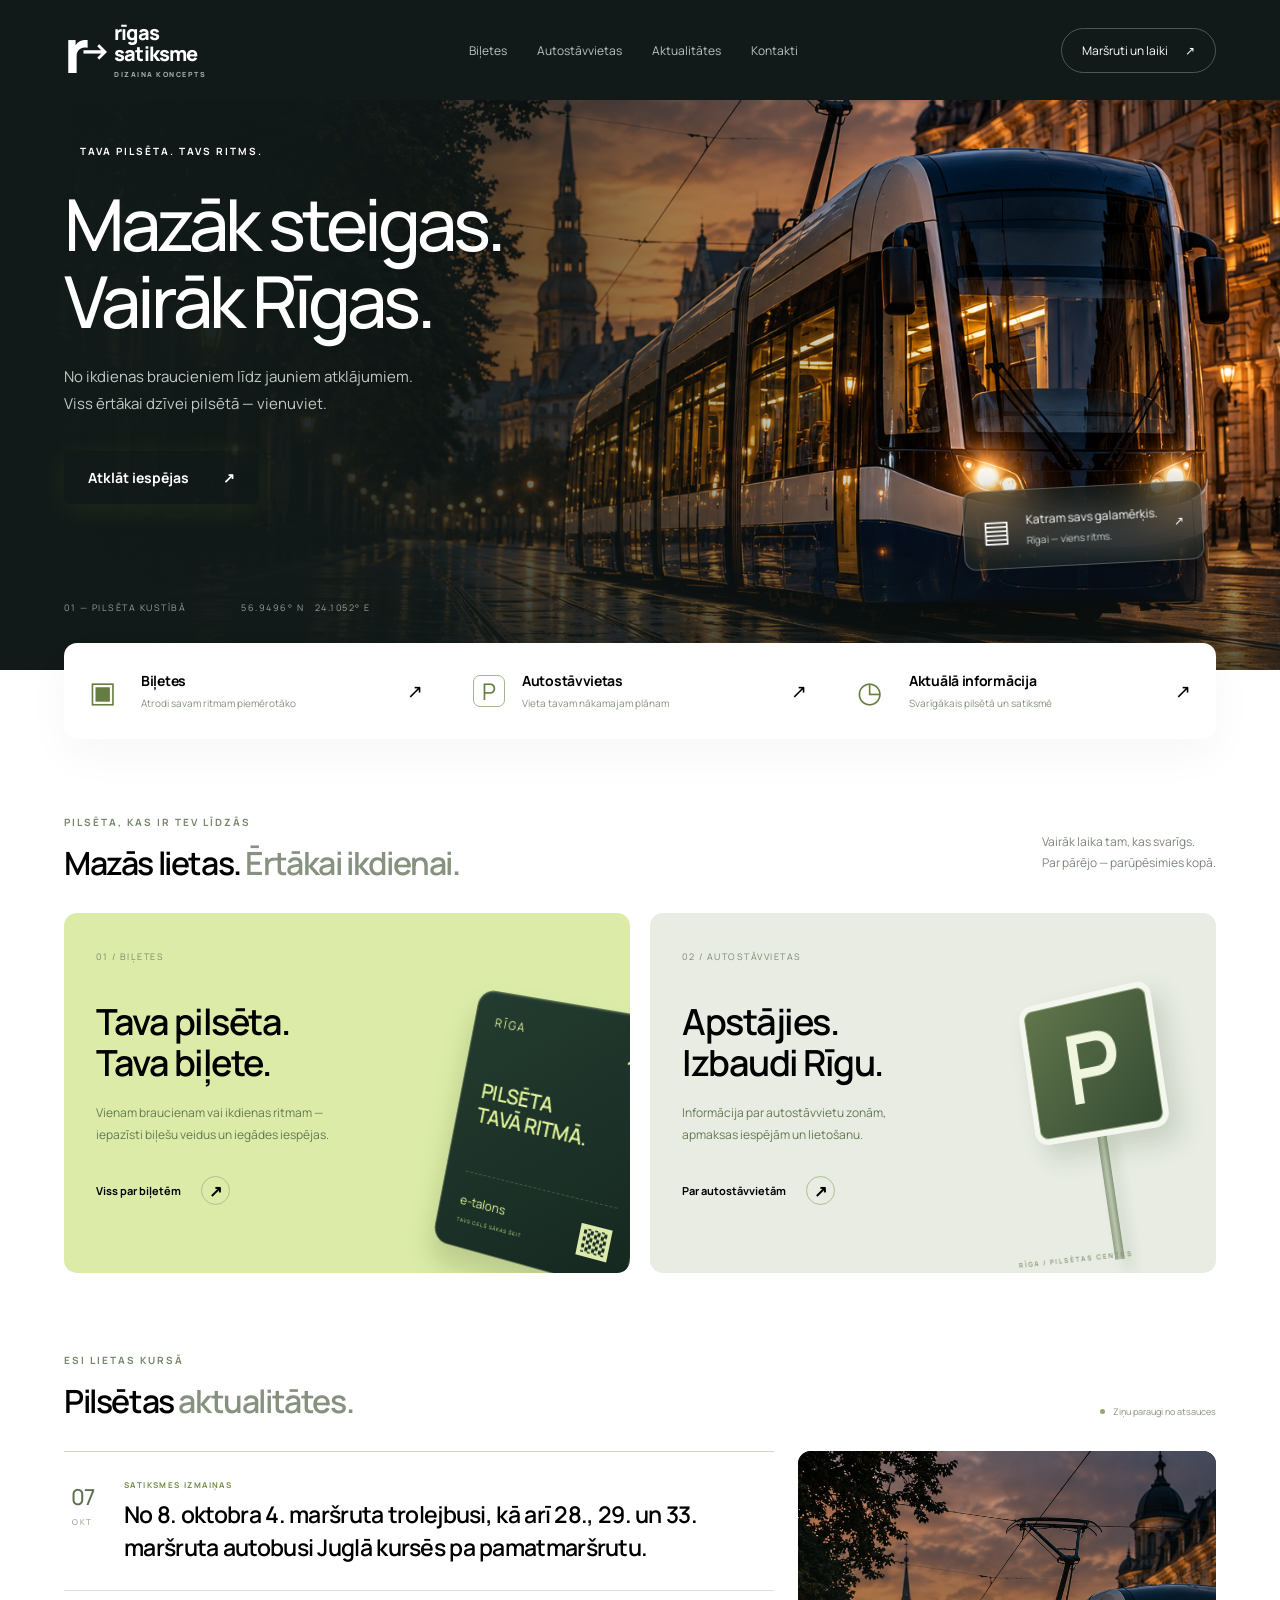
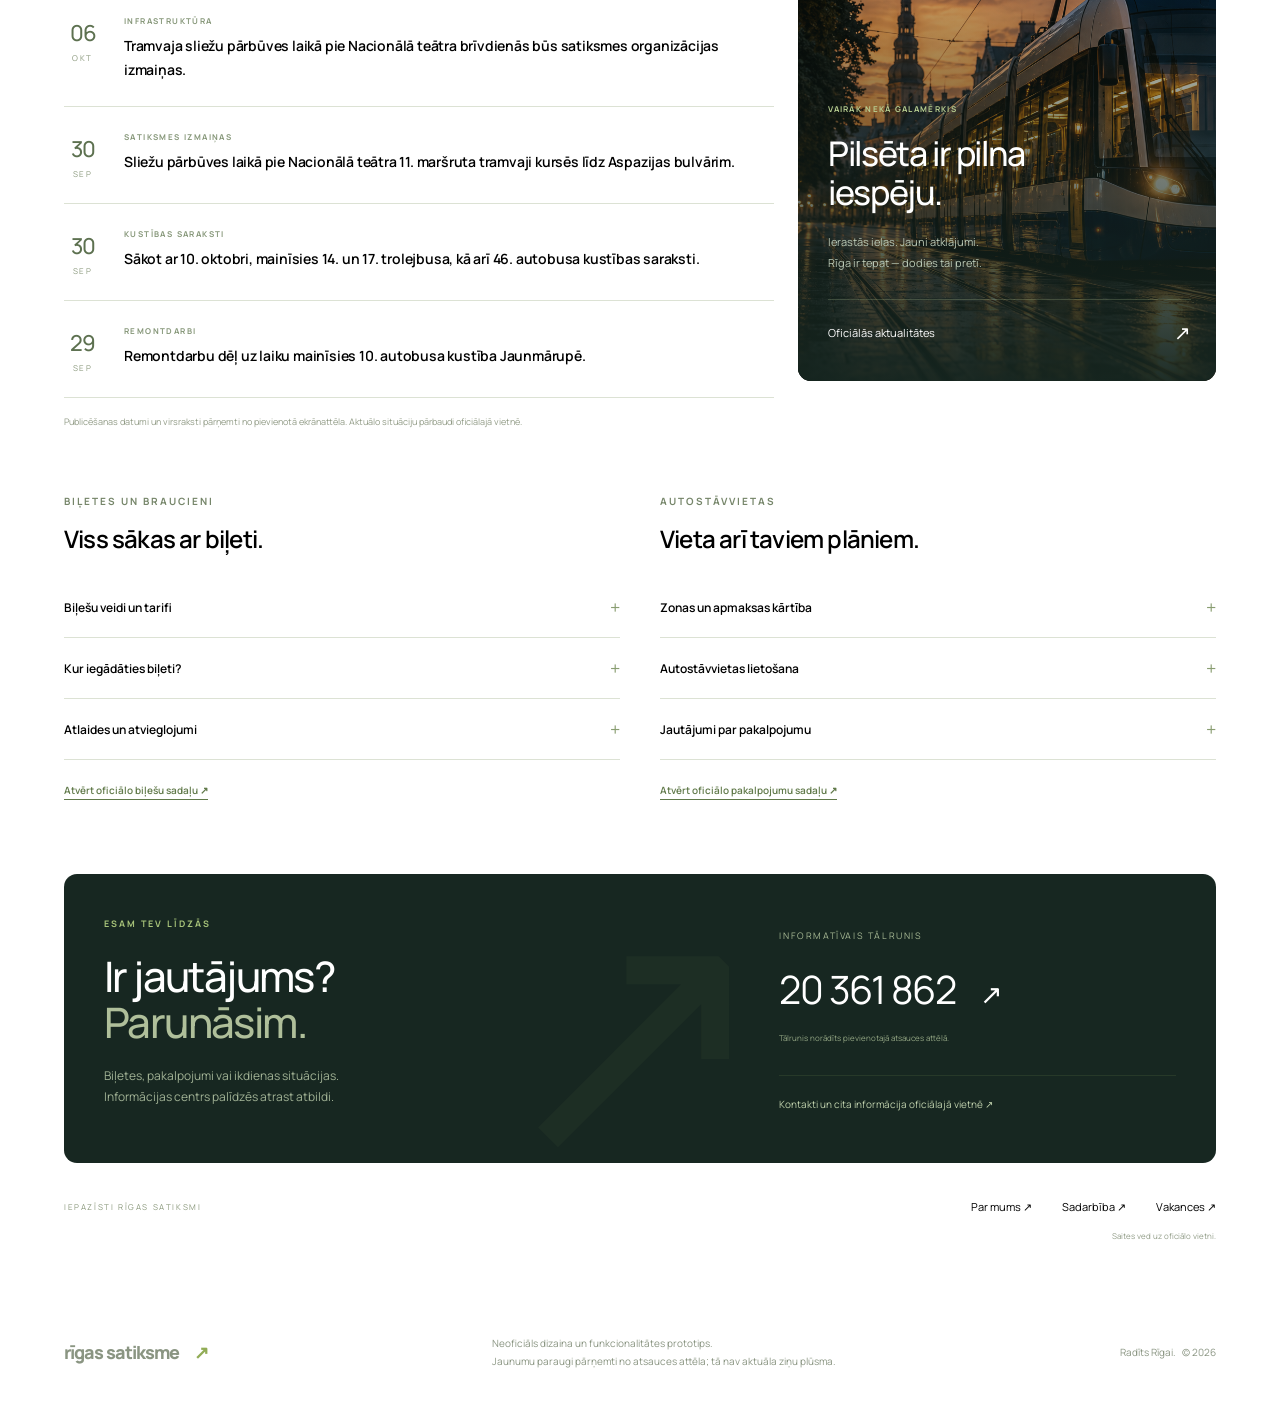
<file: index.html>
<!doctype html><html lang="lv"><head><meta charset="UTF-8"><meta name="viewport" content="width=device-width,initial-scale=1"><meta name="theme-color" content="#111a19"><title>Rīga kustībā — pilsēta tavā ritmā</title><meta name="description" content="Biļetes, autostāvvietas, pakalpojumi un pilsētas aktualitātes. Rīgas satiksmes neoficiāls dizaina koncepts."><link rel="stylesheet" href="style.css"></head><body class="home-page"><header><a href="index.html" class="brand" aria-label="Rīgas satiksme — sākumlapa"><span class="brandmark">r<span>→</span></span><span>rīgas<br>satiksme<span class="concept">DIZAINA KONCEPTS</span></span></a><nav aria-label="Galvenā navigācija"><a href="index.html#biletes">Biļetes</a><a href="index.html#autostavvietas">Autostāvvietas</a><a href="index.html#aktualitates">Aktualitātes</a><a href="index.html#kontakti">Kontakti</a></nav><a class="header-cta" href="marsruti.html">Maršruti un laiki <span>↗</span></a><details class="mobile-nav"><summary aria-label="Atvērt izvēlni"><span></span><span></span></summary><nav aria-label="Mobilā navigācija"><a href="index.html">Sākumlapa</a><a href="index.html#biletes">Biļetes</a><a href="index.html#autostavvietas">Autostāvvietas</a><a href="index.html#aktualitates">Aktualitātes</a><a href="marsruti.html">Maršruti un laiki ↗</a><a href="index.html#kontakti">Kontakti</a></nav></details></header><main><section class="hero"><div class="hero-photo" aria-hidden="true"></div><div class="hero-shade"></div><div class="hero-content"><div class="eyebrow"><span class="dot"></span> TAVA PILSĒTA. TAVS RITMS.</div><h1>Mazāk steigas.<br>Vairāk <em>Rīgas.</em></h1><p>No ikdienas braucieniem līdz jauniem atklājumiem.<br>Viss ērtākai dzīvei pilsētā — vienuviet.</p><a class="lime-button" href="#pakalpojumi">Atklāt iespējas <span>↗</span></a><div class="hero-bottom"><span>01 — PILSĒTA KUSTĪBĀ</span><span>56.9496° N &nbsp; 24.1052° E</span></div></div><div class="floating-tag"><span class="tram-icon">▤</span><div>Katram savs galamērķis.<small>Rīgai — viens ritms.</small></div><span>↗</span></div></section>
<section class="quick-access" id="pakalpojumi" aria-label="Pakalpojumi"><a href="#biletes"><span class="quick-icon">▣</span><span><strong>Biļetes</strong><small>Atrodi savam ritmam piemērotāko</small></span><b>↗</b></a><a href="#autostavvietas"><span class="quick-icon parking-small">P</span><span><strong>Autostāvvietas</strong><small>Vieta tavam nākamajam plānam</small></span><b>↗</b></a><a href="#aktualitates"><span class="quick-icon">◷</span><span><strong>Aktuālā informācija</strong><small>Svarīgākais pilsētā un satiksmē</small></span><b>↗</b></a></section>
<section class="section everyday"><div class="section-heading"><div><div class="eyebrow muted">PILSĒTA, KAS IR TEV LĪDZĀS</div><h2>Mazās lietas.<br class="mobile-break"> <span>Ērtākai ikdienai.</span></h2></div><p>Vairāk laika tam, kas svarīgs.<br>Par pārējo — parūpēsimies kopā.</p></div><div class="feature-grid">
<article class="feature-card ticket-feature" id="biletes"><div class="feature-content"><span class="service-index">01 / BIĻETES</span><h2>Tava pilsēta.<br>Tava biļete.</h2><p>Vienam braucienam vai ikdienas ritmam — iepazīsti biļešu veidus un iegādes iespējas.</p><a href="#bilesu-informacija" class="feature-link">Viss par biļetēm <span>↗</span></a></div><div class="ticket-art" aria-hidden="true"><div class="ticket-top">RĪGA <span>↗</span></div><div class="ticket-middle">PILSĒTA<br>TAVĀ RITMĀ.</div><div class="ticket-bottom"><span>e-talons<br><small>TAVS CEĻŠ SĀKAS ŠEIT</small></span><div class="ticket-code"></div></div></div></article>
<article class="feature-card parking-feature" id="autostavvietas"><div class="feature-content"><span class="service-index">02 / AUTOSTĀVVIETAS</span><h2>Apstājies.<br>Izbaudi Rīgu.</h2><p>Informācija par autostāvvietu zonām, apmaksas iespējām un lietošanu.</p><a href="#stavvietu-informacija" class="feature-link">Par autostāvvietām <span>↗</span></a></div><div class="parking-art" aria-hidden="true"><span>P</span><i></i><b>RĪGA / PILSĒTAS CENTRS</b></div></article></div></section>
<section class="section news-section" id="aktualitates"><div class="section-heading"><div><div class="eyebrow muted">ESI LIETAS KURSĀ</div><h2>Pilsētas <span>aktualitātes.</span></h2></div><span class="sample-label"><i></i> Ziņu paraugi no atsauces</span></div><div class="news-layout"><div class="news-list"><article class="news-item featured-news"><div class="news-date"><strong>07</strong><span>OKT</span></div><div class="news-copy"><span class="news-category">Satiksmes izmaiņas</span><h3>No 8. oktobra 4. maršruta trolejbusi, kā arī 28., 29. un 33. maršruta autobusi Juglā kursēs pa pamatmaršrutu.</h3></div></article><article class="news-item "><div class="news-date"><strong>06</strong><span>OKT</span></div><div class="news-copy"><span class="news-category">Infrastruktūra</span><h3>Tramvaja sliežu pārbūves laikā pie Nacionālā teātra brīvdienās būs satiksmes organizācijas izmaiņas.</h3></div></article><article class="news-item "><div class="news-date"><strong>30</strong><span>SEP</span></div><div class="news-copy"><span class="news-category">Satiksmes izmaiņas</span><h3>Sliežu pārbūves laikā pie Nacionālā teātra 11. maršruta tramvaji kursēs līdz Aspazijas bulvārim.</h3></div></article><article class="news-item "><div class="news-date"><strong>30</strong><span>SEP</span></div><div class="news-copy"><span class="news-category">Kustības saraksti</span><h3>Sākot ar 10. oktobri, mainīsies 14. un 17. trolejbusa, kā arī 46. autobusa kustības saraksti.</h3></div></article><article class="news-item "><div class="news-date"><strong>29</strong><span>SEP</span></div><div class="news-copy"><span class="news-category">Remontdarbi</span><h3>Remontdarbu dēļ uz laiku mainīsies 10. autobusa kustība Jaunmārupē.</h3></div></article></div><aside class="city-aside"><div class="aside-image" role="img" aria-label="Tramvajs Rīgā vakara gaismā"></div><div class="aside-content"><span class="eyebrow">VAIRĀK NEKĀ GALAMĒRĶIS</span><h3>Pilsēta ir pilna<br>iespēju.</h3><p>Ierastās ielas. Jauni atklājumi.<br>Rīga ir tepat — dodies tai pretī.</p><a href="https://www.rigassatiksme.lv/" target="_blank" rel="noopener">Oficiālās aktualitātes <span>↗</span></a></div></aside></div><p class="news-source-note">Publicēšanas datumi un virsraksti pārņemti no pievienotā ekrānattēla. Aktuālo situāciju pārbaudi oficiālajā vietnē.</p></section>
<section class="section information-section"><div class="information-card" id="bilesu-informacija"><div class="eyebrow muted">BIĻETES UN BRAUCIENI</div><h2>Viss sākas ar biļeti.</h2><details><summary>Biļešu veidi un tarifi <span>+</span></summary><p>Izvēlies biļeti atbilstoši braucienu biežumam un savām ikdienas vajadzībām. Aktuālie biļešu veidi, cenas un lietošanas noteikumi pieejami Rīgas satiksmes oficiālajā vietnē.</p></details><details><summary>Kur iegādāties biļeti? <span>+</span></summary><p>Informāciju par pieejamajiem iegādes veidiem un tirdzniecības vietām meklē pārvadātāja biļešu sadaļā.</p></details><details><summary>Atlaides un atvieglojumi <span>+</span></summary><p>Atvieglojumu saņemšanas nosacījumi atšķiras atkarībā no pasažiera kategorijas. Pirms iegādes pārbaudi, kādi dokumenti un pieteikšanās kārtība attiecas uz tevi.</p></details><a class="text-link" href="https://www.rigassatiksme.lv/lv/biletes/" target="_blank" rel="noopener">Atvērt oficiālo biļešu sadaļu ↗</a></div><div class="information-card" id="stavvietu-informacija"><div class="eyebrow muted">AUTOSTĀVVIETAS</div><h2>Vieta arī taviem plāniem.</h2><details><summary>Zonas un apmaksas kārtība <span>+</span></summary><p>Pirms automašīnas novietošanas iepazīsties ar konkrētajā vietā izvietotajām zīmēm un apmaksas nosacījumiem. Informāciju par zonām un tarifiem pārbaudi oficiālajā vietnē.</p></details><details><summary>Autostāvvietas lietošana <span>+</span></summary><p>Pārbaudi izvēlēto zonu, automašīnas reģistrācijas numuru un apmaksāto laiku. Vietējās norādes palīdzēs pārliecināties par konkrētās stāvvietas lietošanas kārtību.</p></details><details><summary>Jautājumi par pakalpojumu <span>+</span></summary><p>Ja nepieciešams precizēt apmaksu vai citus stāvvietas lietošanas jautājumus, sazinies ar Rīgas satiksmes informācijas centru.</p></details><a class="text-link" href="https://www.rigassatiksme.lv/lv/pakalpojumi/" target="_blank" rel="noopener">Atvērt oficiālo pakalpojumu sadaļu ↗</a></div></section>
<section class="section contact-banner" id="kontakti"><div><span class="eyebrow">ESAM TEV LĪDZĀS</span><h2>Ir jautājums?<br><span>Parunāsim.</span></h2><p>Biļetes, pakalpojumi vai ikdienas situācijas.<br>Informācijas centrs palīdzēs atrast atbildi.</p></div><div class="contact-right"><span>INFORMATĪVAIS TĀLRUNIS</span><a class="phone" href="tel:+37120361862">20 361 862 <b>↗</b></a><small>Tālrunis norādīts pievienotajā atsauces attēlā.</small><a class="contact-web" href="https://www.rigassatiksme.lv/" target="_blank" rel="noopener">Kontakti un cita informācija oficiālajā vietnē ↗</a></div></section>
<section class="section company-links" aria-label="Par uzņēmumu"><span>IEPAZĪSTI RĪGAS SATIKSMI</span><a href="https://www.rigassatiksme.lv/" target="_blank" rel="noopener">Par mums ↗</a><a href="https://www.rigassatiksme.lv/" target="_blank" rel="noopener">Sadarbība ↗</a><a href="https://www.rigassatiksme.lv/" target="_blank" rel="noopener">Vakances ↗</a><small>Saites ved uz oficiālo vietni.</small></section></main><footer><a class="footer-brand" href="index.html">rīgas satiksme <span>↗</span></a><p>Neoficiāls dizaina un funkcionalitātes prototips.<br>Jaunumu paraugi pārņemti no atsauces attēla; tā nav aktuāla ziņu plūsma.</p><span>Radīts Rīgai. &nbsp; © 2026</span></footer><script src="navigation.js"></script></body></html>
</file>
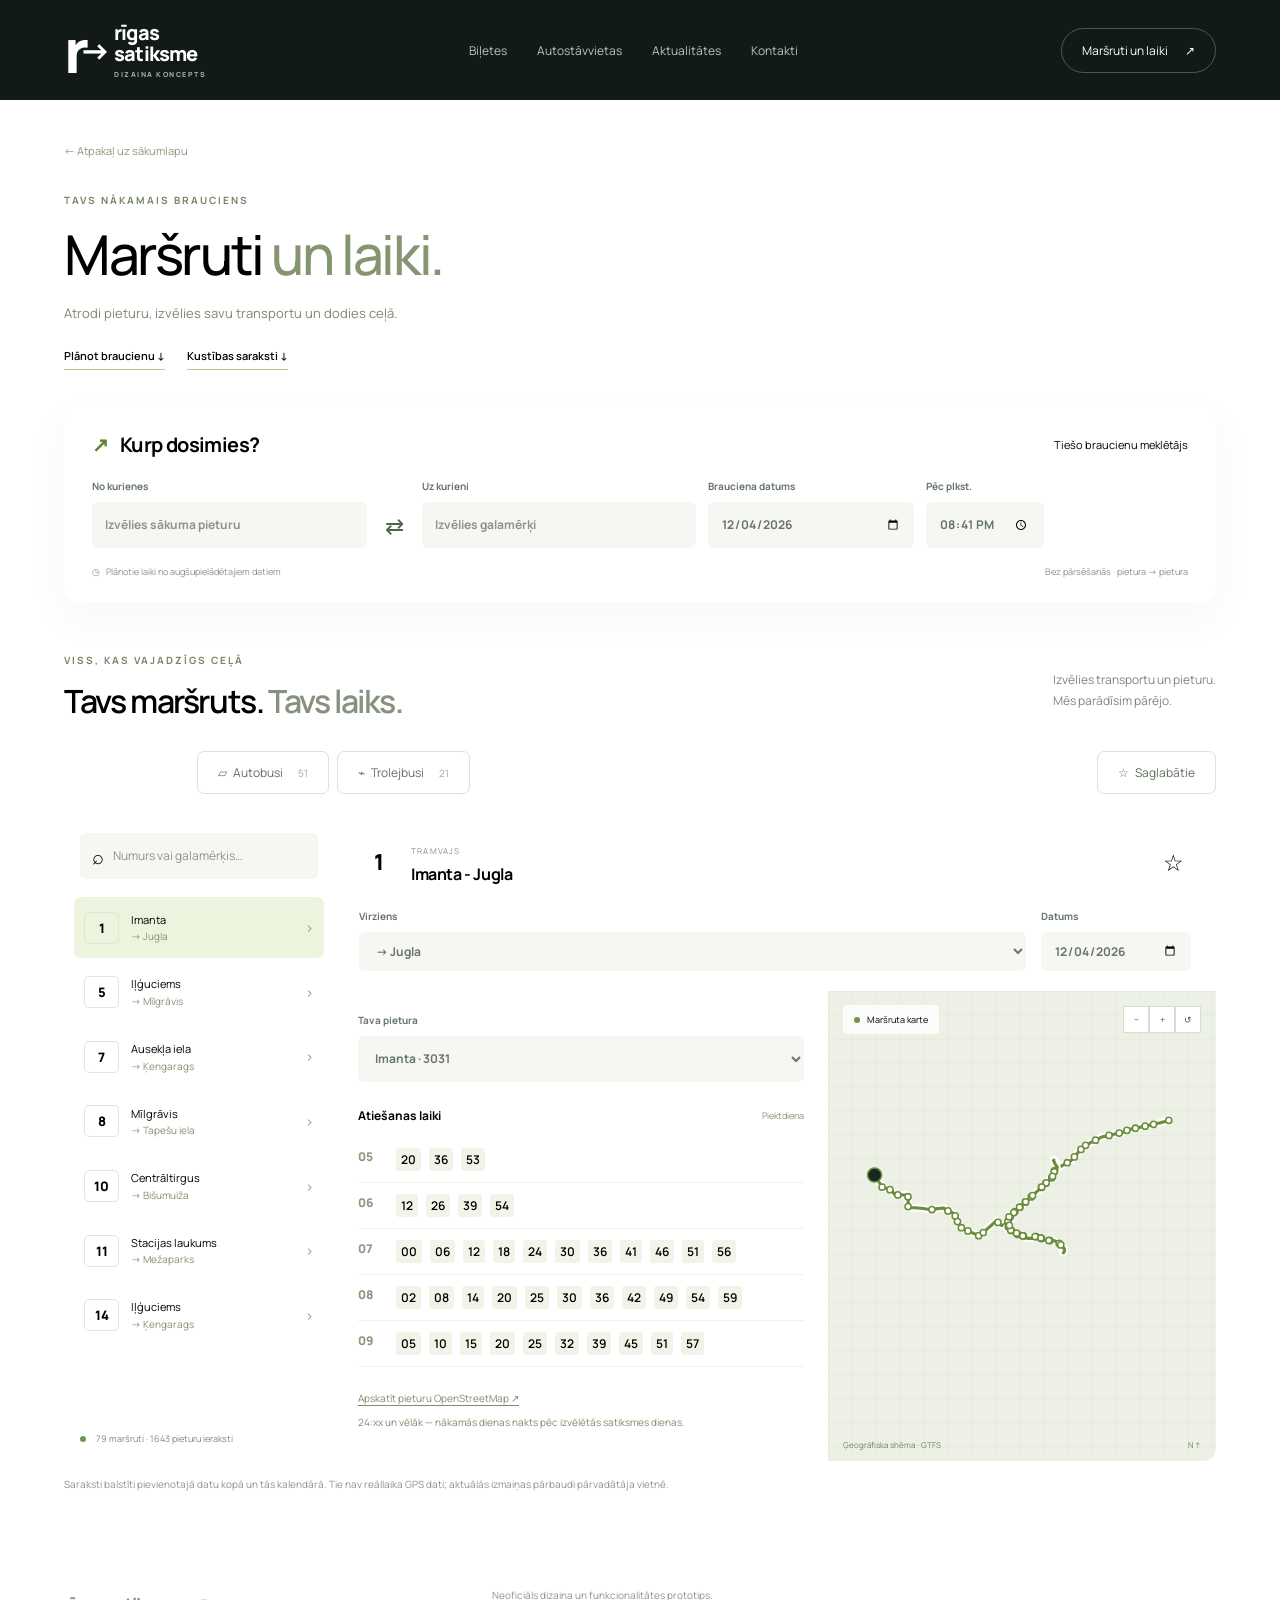
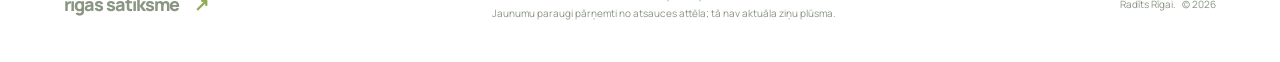
<file: marsruti.html>
<!doctype html><html lang="lv"><head><meta charset="UTF-8"><meta name="viewport" content="width=device-width,initial-scale=1"><meta name="theme-color" content="#111a19"><title>Maršruti un laiki — Rīga kustībā</title><meta name="description" content="Rīgas sabiedriskā transporta dizaina koncepts ar kustības sarakstiem un maršrutu karti."><link rel="stylesheet" href="style.css"></head><body class="routes-page"><header><a href="index.html" class="brand" aria-label="Rīgas satiksme — sākumlapa"><span class="brandmark">r<span>→</span></span><span>rīgas<br>satiksme<span class="concept">DIZAINA KONCEPTS</span></span></a><nav aria-label="Galvenā navigācija"><a href="index.html#biletes">Biļetes</a><a href="index.html#autostavvietas">Autostāvvietas</a><a href="index.html#aktualitates">Aktualitātes</a><a href="index.html#kontakti">Kontakti</a></nav><a class="header-cta" href="marsruti.html">Maršruti un laiki <span>↗</span></a><details class="mobile-nav"><summary aria-label="Atvērt izvēlni"><span></span><span></span></summary><nav aria-label="Mobilā navigācija"><a href="index.html">Sākumlapa</a><a href="index.html#biletes">Biļetes</a><a href="index.html#autostavvietas">Autostāvvietas</a><a href="index.html#aktualitates">Aktualitātes</a><a href="marsruti.html">Maršruti un laiki ↗</a><a href="index.html#kontakti">Kontakti</a></nav></details></header><main><section class="route-intro section"><a class="back-home" href="index.html">← Atpakaļ uz sākumlapu</a><div class="eyebrow muted">TAVS NĀKAMAIS BRAUCIENS</div><h1>Maršruti <span>un laiki.</span></h1><p>Atrodi pieturu, izvēlies savu transportu un dodies ceļā.</p><div class="route-jump"><a href="#planner">Plānot braucienu ↓</a><a href="#explore">Kustības saraksti ↓</a></div></section><section class="planner-wrap" id="planner"><div class="planner"><div class="planner-top"><h2><span class="tiny-icon">↗</span> Kurp dosimies?</h2><span>Tiešo braucienu meklētājs</span></div><form id="journey-form"><label>No kurienes<input id="from" list="stop-names" placeholder="Izvēlies sākuma pieturu" required autocomplete="off"></label><button class="swap" type="button" id="swap" aria-label="Samainīt pieturas">⇄</button><label>Uz kurieni<input id="to" list="stop-names" placeholder="Izvēlies galamērķi" required autocomplete="off"></label><label class="date-label">Brauciena datums<input id="journey-date" type="date" required></label><label class="time-label">Pēc plkst.<input id="journey-time" type="time" value="12:00" required></label><button class="dark-button" id="journey-button">Meklēt <span>→</span></button></form><div class="planner-note"><span>◷ &nbsp; Plānotie laiki no augšupielādētajiem datiem</span><span>Bez pārsēšanās · pietura → pietura</span></div><div id="journey-results" aria-live="polite"></div></div></section>
<section class="explore section" id="explore"><div class="section-heading"><div><div class="eyebrow muted">VISS, KAS VAJADZĪGS CEĻĀ</div><h2>Tavs maršruts. <span>Tavs laiks.</span></h2></div><p>Izvēlies transportu un pieturu.<br>Mēs parādīsim pārējo.</p></div><div class="transport-tabs" role="group" aria-label="Transporta veids"><button data-type="0" class="selected">▤ &nbsp; Tramvaji <span id="count-0"></span></button><button data-type="3">▱ &nbsp; Autobusi <span id="count-3"></span></button><button data-type="11">⌁ &nbsp; Trolejbusi <span id="count-11"></span></button><button id="favorites-tab">☆ &nbsp; Saglabātie</button></div>
<div class="transit-app"><aside class="route-panel"><div class="route-search"><span>⌕</span><input id="route-search" placeholder="Numurs vai galamērķis…" aria-label="Meklēt maršrutu"></div><div id="route-list" aria-live="polite"><p class="empty">Ielādējam maršrutus…</p></div><div class="panel-footer"><span class="dot"></span> <span id="data-count">GTFS kustības saraksti</span></div></aside><div class="route-detail"><div class="detail-top"><div class="route-title"><span id="route-badge" class="route-badge">1</span><div><small id="route-mode">TRAMVAJS</small><h3 id="route-name">Izvēlies maršrutu</h3></div></div><button id="favorite" class="icon-button" aria-label="Saglabāt maršrutu">☆</button></div><div class="detail-controls"><label>Virziens<select id="direction"></select></label><label>Datums<input id="schedule-date" type="date"></label></div><div class="detail-body"><div class="schedule"><label class="stop-label">Tava pietura<select id="stop-select"></select></label><div class="departures-heading"><h4>Atiešanas laiki</h4><span id="service-day"></span></div><div id="departures" aria-live="polite"></div><div id="stop-info"></div></div><div class="map-panel"><div class="map-top"><span><i></i> Maršruta karte</span><div><button id="zoom-out" aria-label="Attālināt">−</button><button id="zoom-in" aria-label="Pietuvināt">+</button><button id="zoom-reset" aria-label="Atiestatīt karti">↺</button></div></div><svg id="route-map" viewBox="0 0 500 480" role="img" aria-label="Izvēlētā maršruta ģeogrāfiskā shēma"></svg><div class="map-caption"><span>Ģeogrāfiska shēma · GTFS</span><span>N ↑</span></div></div></div></div></div><p class="data-disclaimer">Saraksti balstīti pievienotajā datu kopā un tās kalendārā. Tie nav reāllaika GPS dati; aktuālās izmaiņas pārbaudi pārvadātāja vietnē.</p></section>
</main><footer><a class="footer-brand" href="index.html">rīgas satiksme <span>↗</span></a><p>Neoficiāls dizaina un funkcionalitātes prototips.<br>Jaunumu paraugi pārņemti no atsauces attēla; tā nav aktuāla ziņu plūsma.</p><span>Radīts Rīgai. &nbsp; © 2026</span></footer><datalist id="stop-names"></datalist><script src="app.js"></script><script src="navigation.js"></script></body></html>
</file>
<file: style.css>
@font-face {
  font-family: 'Manrope';
  font-style: normal;
  font-weight: 400;
  font-display: swap;
  src: url(assets/fonts/manrope-400.ttf) format('truetype');
}
@font-face {
  font-family: 'Manrope';
  font-style: normal;
  font-weight: 500;
  font-display: swap;
  src: url(assets/fonts/manrope-500.ttf) format('truetype');
}
@font-face {
  font-family: 'Manrope';
  font-style: normal;
  font-weight: 600;
  font-display: swap;
  src: url(assets/fonts/manrope-600.ttf) format('truetype');
}
@font-face {
  font-family: 'Manrope';
  font-style: normal;
  font-weight: 700;
  font-display: swap;
  src: url(assets/fonts/manrope-700.ttf) format('truetype');
}
@font-face {
  font-family: 'Manrope';
  font-style: normal;
  font-weight: 800;
  font-display: swap;
  src: url(assets/fonts/manrope-800.ttf) format('truetype');
}
500;600;700;800&display=swap');
:root{--ink:#152522;--muted:#75817c;--lime:#d7f36b;--paper:#f5f6f0;--line:#e1e5dd}*{box-sizing:border-box}html{scroll-behavior:smooth;scroll-padding-top:30px}body{margin:0;background:var(--paper);color:var(--ink);font:14px Manrope,Arial,sans-serif}button,input,select{font:inherit}button,a,input,select{-webkit-tap-highlight-color:transparent}button,a{touch-action:manipulation}a{color:inherit;text-decoration:none}button{cursor:pointer}button:focus-visible,a:focus-visible,input:focus-visible,select:focus-visible{outline:3px solid #87ad33;outline-offset:4px}header{height:100px;display:flex;align-items:center;justify-content:space-between;padding:0 5%;background:#111a19;color:white}.brand{display:flex;align-items:center;gap:13px;font-weight:800;line-height:1.05;font-size:20px;letter-spacing:-.8px}.brandmark{font-size:61px;line-height:50px;color:var(--lime);letter-spacing:-10px}.brandmark span{font-size:32px;vertical-align:top}.concept{display:block;font-size:7px;letter-spacing:1.5px;margin-top:7px;color:#a1ada5}nav{display:flex;gap:30px;color:#bcc4be;font-size:12px}nav a:hover,nav .active{color:var(--lime)}.header-cta{font-size:12px;border:1px solid #4d5851;border-radius:30px;padding:13px 20px}.header-cta span{margin-left:15px;color:var(--lime)}.hero{height:590px;background:#111a19;position:relative;overflow:hidden;color:white}.hero-photo{position:absolute;inset:0;background:url('assets/tram-hero.png') 75% -92px/auto 1100px no-repeat;opacity:.85;transform:scale(1.02)}.hero-shade{position:absolute;inset:0;background:linear-gradient(90deg,#111a19 0%,#111a19 30%,#111a19ed 39%,#111a1966 57%,transparent 85%),linear-gradient(0deg,#111a19 0%,transparent 32%,#111a1933 90%,#111a19 100%)}.hero-content{position:relative;padding:44px 5%;height:100%}.eyebrow{font-size:10px;font-weight:700;letter-spacing:2px;display:flex;align-items:center;gap:10px}.dot{width:6px;height:6px;background:var(--lime);border-radius:50%;display:inline-block;flex-shrink:0}.hero h1{font-size:clamp(48px,5.6vw,82px);letter-spacing:-4px;line-height:1.08;margin:28px 0 22px;font-weight:500}.hero h1 em{color:var(--lime);font-style:normal}.hero p{color:#c2cac4;font-size:15px;line-height:1.8}.lime-button,.dark-button{display:inline-flex;align-items:center;justify-content:space-between;gap:34px;border:0;border-radius:7px;padding:17px 24px;font-weight:700}.lime-button{background:var(--lime);color:var(--ink);margin-top:19px;box-shadow:0 6px 30px #d7f31513}.lime-button:hover{background:#e4ff8e;transform:translateY(-2px)}.hero-bottom{position:absolute;bottom:51px;left:5%;display:flex;gap:55px;color:#94a198;font-size:9px;letter-spacing:1.5px}.floating-tag{position:absolute;right:6%;bottom:105px;border:1px solid #ffffff40;backdrop-filter:blur(18px);background:#15252277;display:flex;align-items:center;gap:16px;padding:18px;border-radius:12px;font-size:12px;box-shadow:0 14px 40px #0003;transform:rotate(-3deg)}.floating-tag small{display:block;color:#c6cec9;margin-top:5px}.tram-icon{font-size:30px;color:var(--lime)}.planner-wrap{position:relative;margin:-25px 5% 0;z-index:2;scroll-margin-top:25px}.planner{background:white;border:1px solid var(--line);border-radius:15px;padding:25px 28px;box-shadow:0 15px 45px #1727210a}.planner-top{display:flex;justify-content:space-between;align-items:center;margin-bottom:21px}.planner h2{font-size:20px;margin:0;letter-spacing:-.6px}.tiny-icon{color:#668335;margin-right:8px}.planner-top>span{font-size:11px;color:var(--muted)}form{display:flex;align-items:end;gap:12px}label{display:flex;flex-direction:column;gap:9px;font-size:10px;font-weight:700;color:#67756c}form label{flex:1}input,select{color:var(--ink);background:#f6f7f3;border:1px solid var(--line);border-radius:6px;min-height:46px;padding:10px 13px;width:100%;font-size:12px;min-width:0}input::placeholder{color:#8a938b}form .date-label{flex:.75}form .time-label{flex:.43}.swap{background:none;border:0;font-size:23px;height:46px;color:#53664b}.dark-button{background:var(--ink);color:white;height:46px;min-width:127px;font-size:12px}.dark-button:hover{background:#30483f}.dark-button:disabled{opacity:.5}.planner-note{display:flex;justify-content:space-between;color:#859087;font-size:9px;margin-top:17px}.section{margin:76px 5% 0}.section-heading{display:flex;justify-content:space-between;align-items:end;margin-bottom:28px}.muted{color:#76866a}.section-heading h2{font-size:32px;font-weight:600;letter-spacing:-1.4px;margin:12px 0 0}.section-heading h2 span{color:#87917f}.section-heading p{font-size:12px;line-height:1.7;color:#7c877c}.transport-tabs{display:flex;gap:8px;margin-bottom:21px}.transport-tabs button{background:none;border:1px solid #dce2d5;padding:12px 20px;border-radius:7px;font-size:12px;color:#61705e}.transport-tabs button span{margin-left:13px;opacity:.6;font-size:10px}.transport-tabs .selected{background:var(--ink);color:white;border-color:var(--ink)}#favorites-tab{margin-left:auto}.transit-app{display:grid;grid-template-columns:270px 1fr;background:white;border:1px solid var(--line);border-radius:13px;overflow:hidden;min-height:600px}.route-panel{border-right:1px solid var(--line);display:flex;flex-direction:column}.route-search{margin:18px 16px;position:relative}.route-search input{padding-left:33px}.route-search>span{position:absolute;left:12px;top:10px;font-size:20px}#route-list{height:470px;overflow:auto;padding:0 10px;scrollbar-width:thin}.route-row{display:flex;gap:12px;align-items:center;width:100%;text-align:left;background:none;border:0;border-radius:7px;padding:14px 10px;margin-bottom:3px}.route-row:hover{background:#f4f6ee}.route-row.selected{background:#edf4dd}.route-row .number{display:flex;min-width:35px;height:32px;align-items:center;justify-content:center;border:1px solid #dfe6d5;border-radius:5px;font-weight:800;font-size:13px;background:white}.route-row.selected .number{background:var(--ink);color:var(--lime)}.route-row .names{font-size:11px;line-height:1.6}.route-row .names span{display:block;color:#829075;font-size:10px}.route-row .chevron{margin-left:auto;color:#8c9d78}.panel-footer{padding:16px;font-size:9px;color:#7a8972;border-top:1px solid var(--line);margin-top:auto}.panel-footer .dot{background:#6f984c;margin-right:8px}.detail-top{display:flex;justify-content:space-between;align-items:center;padding:23px 25px}.route-title{display:flex;align-items:center;gap:12px}.route-badge{background:var(--lime);padding:9px 15px;border-radius:6px;font-size:22px;font-weight:800}.route-title small{font-size:8px;letter-spacing:1.2px;color:#819075}.route-title h3{margin:5px 0 0;font-size:16px;letter-spacing:-.4px}.icon-button{border:1px solid var(--line);border-radius:50%;background:white;width:35px;height:35px;font-size:23px}.detail-controls{display:flex;gap:15px;padding:0 25px 20px;border-bottom:1px solid var(--line)}.detail-controls label:first-child{flex:1}.detail-controls label:last-child{width:150px}.detail-controls input,.detail-controls select{min-height:38px}.detail-body{display:grid;grid-template-columns:1fr 44%;min-height:390px}.schedule{padding:22px 24px}.departures-heading{display:flex;align-items:center;justify-content:space-between;margin-top:25px;gap:8px}.departures-heading h4{font-size:12px;margin:0}.departures-heading>span{font-size:9px;color:#859278}#departures{max-height:240px;overflow:auto;margin-top:13px;scrollbar-width:thin}.hour-row{display:flex;align-items:start;border-bottom:1px solid #f0f1ec;padding:11px 0;gap:15px;font-size:12px}.hour-row strong{font-weight:800;min-width:23px;color:#8a977d}.hour-row div{display:flex;gap:8px;flex-wrap:wrap}.hour-row span{background:#f1f5e9;padding:3px 5px;border-radius:3px;font-weight:600}.map-panel{background:#edf0e5;position:relative;overflow:hidden;min-height:390px;border-left:1px solid var(--line);background-image:linear-gradient(#dce4cf55 1px,transparent 1px),linear-gradient(90deg,#dce4cf55 1px,transparent 1px);background-size:24px 24px}.map-top{position:absolute;top:14px;left:15px;right:15px;display:flex;justify-content:space-between;align-items:center;z-index:1;font-size:9px}.map-top>span{background:#ffffffd9;padding:8px 11px;border-radius:4px}.map-top button{width:26px;height:27px;border:1px solid #d6decd;background:white;color:#405633}.map-top i{display:inline-block;width:6px;height:6px;background:#729341;border-radius:50%;margin-right:5px}#route-map{width:100%;height:390px;touch-action:none;cursor:grab}#route-map circle{cursor:pointer}.map-caption{position:absolute;bottom:11px;left:15px;right:15px;display:flex;justify-content:space-between;font-size:8px;color:#718062;pointer-events:none}#stop-info{margin-top:14px;font-size:10px;color:#7d8d6a}#stop-info a{text-decoration:underline;text-underline-offset:3px}.empty{padding:15px 0;color:#7b8774;font-size:12px;line-height:1.8}.data-disclaimer{font-size:10px;color:#8b9585;margin:16px 0}.service-grid{display:grid;grid-template-columns:repeat(3,1fr);gap:18px}.service-grid>a{background:#e9ece4;min-height:310px;border-radius:12px;padding:27px;position:relative;overflow:hidden;transition:transform .25s,box-shadow .25s}.service-grid>a:hover{transform:translateY(-7px);box-shadow:0 15px 30px #20391412}.service-grid>a.green-card{background:#dceca8}.service-symbol{position:absolute;right:22px;top:18px;font-size:100px;font-weight:800;color:#74856922;transform:rotate(-15deg);line-height:1}.parking{border:5px solid #74856922;border-radius:20px;font-size:65px;padding:0 15px;top:30px}.service-index{font-size:9px;letter-spacing:1.5px;color:#7a896c}.service-grid h3{font-size:27px;font-weight:600;letter-spacing:-.9px;line-height:1.25;margin-top:65px}.service-grid p{font-size:11px;color:#738269;max-width:80%;line-height:1.7}.round-arrow{position:absolute;right:24px;bottom:25px;border:1px solid #bdc9b1;width:34px;height:34px;border-radius:50%;display:grid;place-items:center;font-size:18px}.closing{background:#172721;border-radius:13px;padding:45px 40px;color:white;position:relative;overflow:hidden;margin-bottom:60px}.closing:after{content:'↗';position:absolute;right:3%;top:-55px;font-size:300px;color:#d7f36b0c;pointer-events:none}.closing .eyebrow{color:#a8c47a}.closing h2{font-weight:500;font-size:40px;letter-spacing:-1.6px;line-height:1.2}.closing h2 span{color:#a3b28e}.closing>a{font-size:11px;color:var(--lime);display:flex;gap:35px}footer{display:flex;align-items:center;justify-content:space-between;border-top:1px solid var(--line);padding:30px 5%;color:#8a9582;font-size:10px;line-height:1.8}.footer-brand{font-weight:800;font-size:18px;letter-spacing:-1px;color:var(--ink)}.footer-brand span{color:#91ac56;margin-left:12px}.journey-card{display:flex;gap:20px;align-items:center;border-top:1px solid var(--line);padding:15px 0}.journey-card strong{font-size:18px}.journey-card small{display:block;color:#819076;margin-top:4px}.journey-card button{margin-left:auto;background:var(--lime);border:0;border-radius:5px;padding:10px;font-size:11px}#journey-results:not(:empty){margin-top:18px} @media(min-width:1550px){body{max-width:1800px;margin:auto}.hero-photo{background-size:100% auto;background-position:center -100px}}@media(max-width:1100px){nav{gap:16px}.hero h1{font-size:65px}.transit-app{grid-template-columns:220px 1fr}.detail-body{grid-template-columns:1fr}.map-panel{border-left:0;border-top:1px solid var(--line);min-height:300px}#route-map{height:300px}.route-title h3{font-size:14px}.planner form{flex-wrap:wrap}form label{flex-basis:30%}form .date-label{flex-basis:25%}form .time-label{flex-basis:15%}.hero-photo{background-position:65% -92px}.section-heading h2{font-size:27px}}@media(max-width:700px){header{height:80px;padding:0 6%}nav{display:none}.header-cta{font-size:10px;padding:10px 13px}.brand{font-size:17px}.brandmark{font-size:48px}.hero{height:560px}.hero-content{padding:30px 6%}.hero h1{font-size:49px;letter-spacing:-2.6px;margin-top:30px}.hero p{font-size:12px}.hero-photo{background-size:auto 880px;background-position:65% -65px;opacity:.55}.hero-shade{background:linear-gradient(90deg,#111a19ed,#111a1966),linear-gradient(0deg,#111a19,transparent 80%)}.hero-bottom{left:6%;bottom:50px;font-size:8px;gap:20px}.floating-tag{display:none}.eyebrow{font-size:8px}.planner-wrap{margin:-23px 4% 0}.planner{padding:20px 16px}.planner h2{font-size:18px}.planner-top>span{font-size:8px}.planner form{gap:10px}form label{flex-basis:85%}.swap{width:100%;height:18px;line-height:16px;text-align:right;padding-right:20px}.date-label{flex:1!important}.time-label{flex:1!important}.dark-button{width:100%}.planner-note{font-size:8px;line-height:1.7;gap:20px}.section{margin:50px 4% 0}.section-heading h2{font-size:26px;line-height:1.3}.section-heading p{display:none}.transport-tabs{gap:5px;flex-wrap:wrap}.transport-tabs button{padding:10px 12px;font-size:10px}.transport-tabs button span{margin-left:6px}#favorites-tab{margin-left:0}.transit-app{display:block}.route-panel{border-right:0;border-bottom:1px solid var(--line)}#route-list{height:165px;display:grid;grid-template-columns:1fr 1fr}.route-row{padding:9px 5px}.route-row .names{font-size:9px}.route-row .names span{font-size:9px}.route-row .number{min-width:29px;font-size:11px}.panel-footer{padding:10px 18px}.detail-top{padding:18px}.detail-controls{padding:0 18px 18px;gap:10px}.detail-controls label:last-child{width:135px}.schedule{padding:20px 18px}.service-grid{grid-template-columns:1fr}.service-grid>a{min-height:270px}.service-grid h3{margin-top:42px}.closing{padding:30px 24px;margin-bottom:40px}.closing h2{font-size:30px}footer{flex-wrap:wrap;gap:20px;padding:25px 6%}footer p{order:3;width:100%;margin:0}.journey-card{gap:12px}.journey-card strong{font-size:15px}.journey-card small{font-size:10px}}@media(prefers-reduced-motion:reduce){html{scroll-behavior:auto}*{transition:none!important;animation:none!important}}

.hero-photo{background-image:url("assets/tram-hero.png");background-size:cover;background-position:center 57%;opacity:1}.hero-shade{background:linear-gradient(90deg,#111a19 0%,#111a19ec 25%,#111a1977 49%,#111a1900 75%),linear-gradient(0deg,#111a19bb,transparent 35%)}@media(max-width:700px){.hero-photo{background-size:auto 100%;background-position:62% center;opacity:.8}.hero-shade{background:linear-gradient(90deg,#111a19eb,#111a1960),linear-gradient(0deg,#111a19,transparent 60%)}}

/* Portability and layout safeguards */
.route-detail,.schedule,.route-title,.route-title>div,.detail-controls label,.map-panel{min-width:0}
.route-title h3{overflow-wrap:anywhere}
.transport-tabs button{white-space:nowrap}
input[type=date],input[type=time]{appearance:none;-webkit-appearance:none;min-width:0}
button{font-family:inherit}
@media(max-width:380px){.header-cta{padding:10px;font-size:9px}.header-cta span{margin-left:4px}.hero h1{font-size:43px}.hero-bottom{gap:10px;letter-spacing:.7px}.planner-top{gap:10px}.planner-top>span{max-width:95px;text-align:right}.detail-controls{flex-wrap:wrap}.detail-controls label:first-child{flex-basis:100%}}
/* Homepage V2 — same visual identity, service-first content */
header{position:relative;z-index:10}.mobile-nav{display:none}.home-page .hero{height:570px}.home-page .hero-bottom{bottom:56px}.quick-access{position:relative;z-index:2;margin:-27px 5% 0;display:grid;grid-template-columns:repeat(3,1fr);background:#fff;border:1px solid var(--line);border-radius:13px;box-shadow:0 16px 45px #17272109}.quick-access>a{display:flex;align-items:center;gap:17px;padding:28px 25px;transition:background .2s;border-radius:12px}.quick-access>a+a{border-left:1px solid var(--line);border-radius:0 12px 12px 0}.quick-access>a:hover{background:#f1f6e6}.quick-access strong{display:block;font-size:14px;font-weight:700;letter-spacing:-.3px}.quick-access small{display:block;font-size:10px;color:#87927e;margin-top:6px;line-height:1.5}.quick-access b{margin-left:auto;font-size:19px;font-weight:400}.quick-icon{font-size:29px;color:#667d42;width:35px;flex-shrink:0}.parking-small{font-size:23px;border:1px solid #a5b58c;border-radius:7px;height:32px;width:32px;display:grid;place-items:center;line-height:1}.mobile-break{display:none}.feature-grid{display:grid;grid-template-columns:1fr 1fr;gap:20px}.feature-card{position:relative;isolation:isolate;overflow:hidden;min-height:360px;padding:32px;border-radius:13px;transition:transform .3s,box-shadow .3s;scroll-margin-top:30px}.feature-card:hover{transform:translateY(-4px);box-shadow:0 18px 45px #17272114}.ticket-feature{background:#dceca8}.parking-feature{background:#e8ece3}.feature-content{position:relative;z-index:2;width:60%}.feature-content h2{font-size:36px;font-weight:600;letter-spacing:-1.5px;line-height:1.15;margin:37px 0 18px}.feature-content p{font-size:12px;line-height:1.85;color:#667951;margin:0;max-width:260px}.feature-link{display:flex;gap:20px;align-items:center;width:max-content;max-width:100%;font-size:11px;font-weight:700;padding-top:30px}.feature-link span{width:29px;height:29px;border:1px solid #aebe94;border-radius:50%;display:grid;place-items:center;font-size:16px}.ticket-art{position:absolute;right:-25px;top:90px;width:210px;height:267px;background:linear-gradient(140deg,#243c30,#152820);border:1px solid #657952;border-radius:17px;color:#e0f399;padding:22px;transform:perspective(800px) rotateY(-18deg) rotateZ(12deg);box-shadow:0 20px 30px #32461833,inset 0 1px 2px #ffffff28;z-index:1}.ticket-top{font-size:12px;letter-spacing:2px;display:flex;justify-content:space-between}.ticket-top span{font-size:25px}.ticket-middle{font-size:21px;line-height:1.2;letter-spacing:-.7px;margin-top:32px;font-weight:600}.ticket-bottom{position:absolute;bottom:22px;left:22px;right:22px;border-top:1px dashed #82946b66;padding-top:20px;display:flex;align-items:center;justify-content:space-between;font-size:13px}.ticket-bottom small{font-size:5px;letter-spacing:1px}.ticket-code{width:32px;height:32px;background:repeating-conic-gradient(#dceaac 0 25%,transparent 0 50%) 0/7px 7px;border:4px solid #dceaac}.parking-art{position:absolute;right:10px;top:75px;width:180px;height:270px;transform:perspective(800px) rotateY(-20deg) rotateZ(-9deg);z-index:0}.parking-art>span{display:grid;place-items:center;position:relative;z-index:2;background:linear-gradient(135deg,#61764c,#344b32);border:6px solid #f4f7ee;border-radius:15px;width:146px;height:146px;font-size:98px;line-height:1;font-weight:600;color:#eff6dd;box-shadow:10px 15px 25px #4e674332,inset 0 0 0 1px #91a079}.parking-art i{position:absolute;width:10px;height:130px;left:68px;top:140px;background:linear-gradient(90deg,#91a084,#bbc6ae,#849479);box-shadow:8px 10px 12px #4e674320}.parking-art b{position:absolute;bottom:0;left:-40px;letter-spacing:2px;color:#8c9b7b;font-size:7px;white-space:nowrap}.news-section{margin-top:80px}.sample-label{font-size:9px;color:#88917f;display:flex;align-items:center;gap:8px;padding-bottom:5px}.sample-label i{width:5px;height:5px;background:#91a96c;border-radius:50%}.news-layout{display:grid;grid-template-columns:minmax(0,1.7fr) minmax(0,1fr);gap:24px;align-items:start}.news-list{border-top:1px solid #ced6c5}.news-item{display:flex;gap:23px;padding:24px 0;border-bottom:1px solid #dce2d4;position:relative}.news-date{display:flex;flex-direction:column;align-items:center;min-width:37px;padding-top:3px}.news-date strong{font-size:22px;font-weight:500;letter-spacing:-1px;color:#5d7150}.news-date span{font-size:8px;letter-spacing:1.5px;color:#8a987c;margin-top:4px}.news-copy{flex:1}.news-category{display:block;font-size:8px;font-weight:700;letter-spacing:1.4px;text-transform:uppercase;color:#869779;margin-bottom:8px}.news-copy h3{font-size:14px;font-weight:600;line-height:1.7;margin:0;letter-spacing:-.2px}.featured-news{padding:27px 0}.featured-news .news-copy h3{font-size:23px;line-height:1.42;letter-spacing:-.7px}.featured-news .news-category{color:#728d45}.news-decoration{font-size:17px;color:#8c9c7b;align-self:center;margin-left:6px}.city-aside{border-radius:13px;overflow:hidden;position:relative;background:#1a2a22;min-height:530px;color:white}.aside-image{position:absolute;inset:0;background:linear-gradient(0deg,#15251ff5 0%,#15251f66 58%,#15251f00),url('assets/tram-hero.png') 65% center/cover;transition:transform .7s}.city-aside:hover .aside-image{transform:scale(1.025)}.aside-content{position:absolute;bottom:35px;left:30px;right:25px}.aside-content .eyebrow{font-size:8px;color:#b8ce91;letter-spacing:1.3px}.aside-content h3{font-size:34px;font-weight:500;line-height:1.15;letter-spacing:-1.4px;margin:20px 0}.aside-content p{font-size:11px;color:#bac9b6;line-height:1.9}.aside-content a{display:flex;align-items:center;justify-content:space-between;color:var(--lime);border-top:1px solid #acbe9140;margin-top:25px;padding-top:19px;font-size:11px}.aside-content a span{font-size:20px}.news-source-note{font-size:9px;line-height:1.7;color:#919b86;margin-top:16px}.information-section{display:grid;grid-template-columns:1fr 1fr;gap:40px;margin-top:65px}.information-card{scroll-margin-top:25px}.information-card h2{font-size:24px;font-weight:600;letter-spacing:-.8px;margin:14px 0 22px}.information-card details{border-bottom:1px solid #dce2d4}.information-card summary{list-style:none;cursor:pointer;display:flex;justify-content:space-between;align-items:center;font-size:12px;font-weight:600;padding:18px 0;gap:15px}.information-card summary::-webkit-details-marker{display:none}.information-card summary span{font-size:18px;font-weight:400;color:#899d71}.information-card details[open] summary span{transform:rotate(45deg)}.information-card details p{color:#7c8a6f;font-size:12px;line-height:1.9;margin:0 0 20px;max-width:95%}.text-link{display:inline-block;font-size:10px;font-weight:600;margin-top:23px;color:#607949;text-decoration:underline;text-underline-offset:5px}.contact-banner{background:#172721;color:white;border-radius:13px;padding:43px 40px;display:flex;justify-content:space-between;gap:35px;position:relative;overflow:hidden}.contact-banner:before{content:'↗';position:absolute;left:37%;top:-80px;font-size:340px;color:#b5d87509;pointer-events:none}.contact-banner .eyebrow{color:#a8c47a;font-size:9px}.contact-banner h2{font-size:42px;line-height:1.1;letter-spacing:-1.6px;font-weight:500;margin:23px 0 19px}.contact-banner h2 span{color:#afbf9a}.contact-banner p{font-size:12px;line-height:1.8;color:#a1b295}.contact-right{align-self:center;min-width:37%;position:relative}.contact-right>span{font-size:9px;letter-spacing:1.6px;color:#a8ba95}.phone{display:block;font-size:39px;letter-spacing:-1.5px;color:var(--lime);margin:19px 0 10px;white-space:nowrap}.phone b{font-size:27px;font-weight:400;margin-left:18px}.contact-right small{font-size:8px;color:#94a784}.contact-web{display:block;font-size:10px;color:#bfd0ac;margin-top:30px;border-top:1px solid #536a4144;padding-top:20px;line-height:1.6}.company-links{display:flex;align-items:center;gap:30px;margin-top:36px;margin-bottom:50px;flex-wrap:wrap}.company-links>span{color:#89977a;font-size:8px;letter-spacing:1.6px;margin-right:auto}.company-links>a{font-size:11px}.company-links>small{width:100%;text-align:right;margin-top:-16px;font-size:8px;color:#919c87}.route-intro{margin-top:40px;margin-bottom:36px}.back-home{display:inline-block;font-size:11px;color:#8a977c;margin-bottom:35px}.route-intro h1{font-size:55px;line-height:1.1;font-weight:500;letter-spacing:-2.4px;margin:17px 0}.route-intro h1 span{color:#859572}.route-intro p{font-size:13px;line-height:1.8;color:#7b8970}.route-jump{display:flex;gap:22px;font-size:11px;margin-top:23px;font-weight:600}.route-jump>a{border-bottom:1px solid #b7c89b;padding-bottom:6px}.routes-page .planner-wrap{margin-top:0}.routes-page .explore{margin-top:50px;margin-bottom:55px}
@media(min-width:1400px){.ticket-art{right:3%}.parking-art{right:5%}}@media(max-width:1100px){.quick-access>a{padding:23px 18px;gap:11px}.quick-access small{font-size:9px}.feature-card{padding:26px;min-height:365px}.feature-content{width:64%}.feature-content h2{font-size:32px}.ticket-art{right:-65px;opacity:.85}.parking-art{right:-43px;opacity:.85}.feature-content p{font-size:11px}.news-layout{grid-template-columns:1.5fr 1fr}.featured-news .news-copy h3{font-size:20px}.aside-content{left:25px}.aside-content h3{font-size:30px}.contact-right{min-width:43%}.phone{font-size:34px}}
@media(max-width:800px){header>nav{display:none}.mobile-nav{display:block;margin-left:12px}.mobile-nav summary{cursor:pointer;list-style:none;display:flex;flex-direction:column;justify-content:center;gap:6px;width:35px;height:38px;border:1px solid #516043;border-radius:7px;padding:8px}.mobile-nav summary::-webkit-details-marker{display:none}.mobile-nav summary span{display:block;height:1px;background:#d9e8c7;width:100%}.mobile-nav[open] summary{background:#30412c}.mobile-nav nav{display:flex;position:absolute;top:calc(100% - 6px);left:4%;right:4%;padding:15px;flex-direction:column;gap:0;border:1px solid #4b5e3b;background:#172721;box-shadow:0 20px 30px #0004;border-radius:10px;color:#d3dec8}.mobile-nav nav a{padding:13px;border-bottom:1px solid #35472d;font-size:13px}.mobile-nav nav a:last-child{border-bottom:0}header>.header-cta{margin-left:auto}.quick-access{grid-template-columns:1fr;margin-left:4%;margin-right:4%;margin-top:-25px}.quick-access>a{padding:18px 22px;gap:20px}.quick-access>a+a{border-left:0;border-top:1px solid var(--line);border-radius:0}.quick-access>a:last-child{border-radius:0 0 12px 12px}.quick-access strong{font-size:13px}.quick-access small{font-size:10px}.feature-grid{gap:15px}.feature-content h2{font-size:29px}.feature-card{min-height:365px}.ticket-art{right:-87px}.parking-art{right:-75px}.news-layout{grid-template-columns:1fr}.city-aside{min-height:300px}.aside-image{background-position:center,65% 62%}.aside-content{max-width:85%;bottom:26px}.aside-content h3{font-size:32px}.aside-content p{display:none}.aside-content a{width:250px}.information-section{gap:28px}.contact-banner{padding:35px 27px}.phone{font-size:30px}.phone b{margin-left:6px}}
@media(max-width:600px){header{padding:0 4%}.brand{font-size:15px;gap:10px}.brandmark{font-size:45px}.brandmark span{font-size:27px}.concept{font-size:6px}.header-cta{font-size:10px;padding:10px 12px}.header-cta span{margin-left:7px}.home-page .hero{height:525px}.home-page .hero-content{padding-top:30px}.home-page .hero h1{font-size:49px}.home-page .hero-bottom{bottom:48px}.home-page .hero p{font-size:12px}.feature-grid{grid-template-columns:1fr;gap:16px}.feature-card{min-height:330px;padding:27px}.feature-content{width:60%}.feature-content h2{font-size:32px;margin-top:30px}.feature-content p{font-size:11px}.ticket-art{right:-22px;top:66px;width:178px;height:249px;opacity:1;padding:20px;transform:perspective(800px) rotateY(-18deg) rotateZ(12deg)}.ticket-middle{font-size:18px}.ticket-bottom{left:20px;right:20px}.parking-art{right:-14px;top:65px;transform:perspective(800px) rotateY(-20deg) rotateZ(-9deg) scale(.9);opacity:1}.feature-link{font-size:10px;gap:15px;padding-top:23px}.news-section .section-heading{display:block;margin-bottom:22px}.sample-label{margin-top:15px}.news-item{gap:14px;padding:21px 0}.news-copy h3{font-size:12px;line-height:1.8}.featured-news .news-copy h3{font-size:19px;line-height:1.5}.news-date{min-width:29px}.news-date strong{font-size:20px}.news-category{font-size:7px}.news-decoration{font-size:14px;margin-left:0}.information-section{grid-template-columns:1fr;gap:45px}.information-card h2{font-size:25px}.contact-banner{display:block;padding:30px 25px}.contact-banner h2{font-size:36px}.contact-right{margin-top:36px;padding-top:27px;border-top:1px solid #536a4155}.phone{font-size:35px}.contact-web{margin-top:25px}.company-links{gap:25px;margin-bottom:30px}.company-links>span{width:100%}.company-links>small{text-align:left;margin-top:-10px}.routes-page .route-intro{margin-top:25px}.route-intro h1{font-size:39px;letter-spacing:-1.8px}.back-home{margin-bottom:27px}.route-intro p{font-size:12px}.route-jump{font-size:10px;gap:18px}.routes-page .planner-wrap{margin-top:0}.mobile-break{display:block}.section-heading h2{line-height:1.2}.home-page footer p{font-size:9px}}
@media(max-width:360px){.header-cta{font-size:9px;padding:10px 8px}.mobile-nav{margin-left:7px}.home-page .hero h1{font-size:43px}.feature-content h2{font-size:29px}.feature-card{padding:24px}.ticket-art{right:-48px}.parking-art{right:-37px}}
</file>
